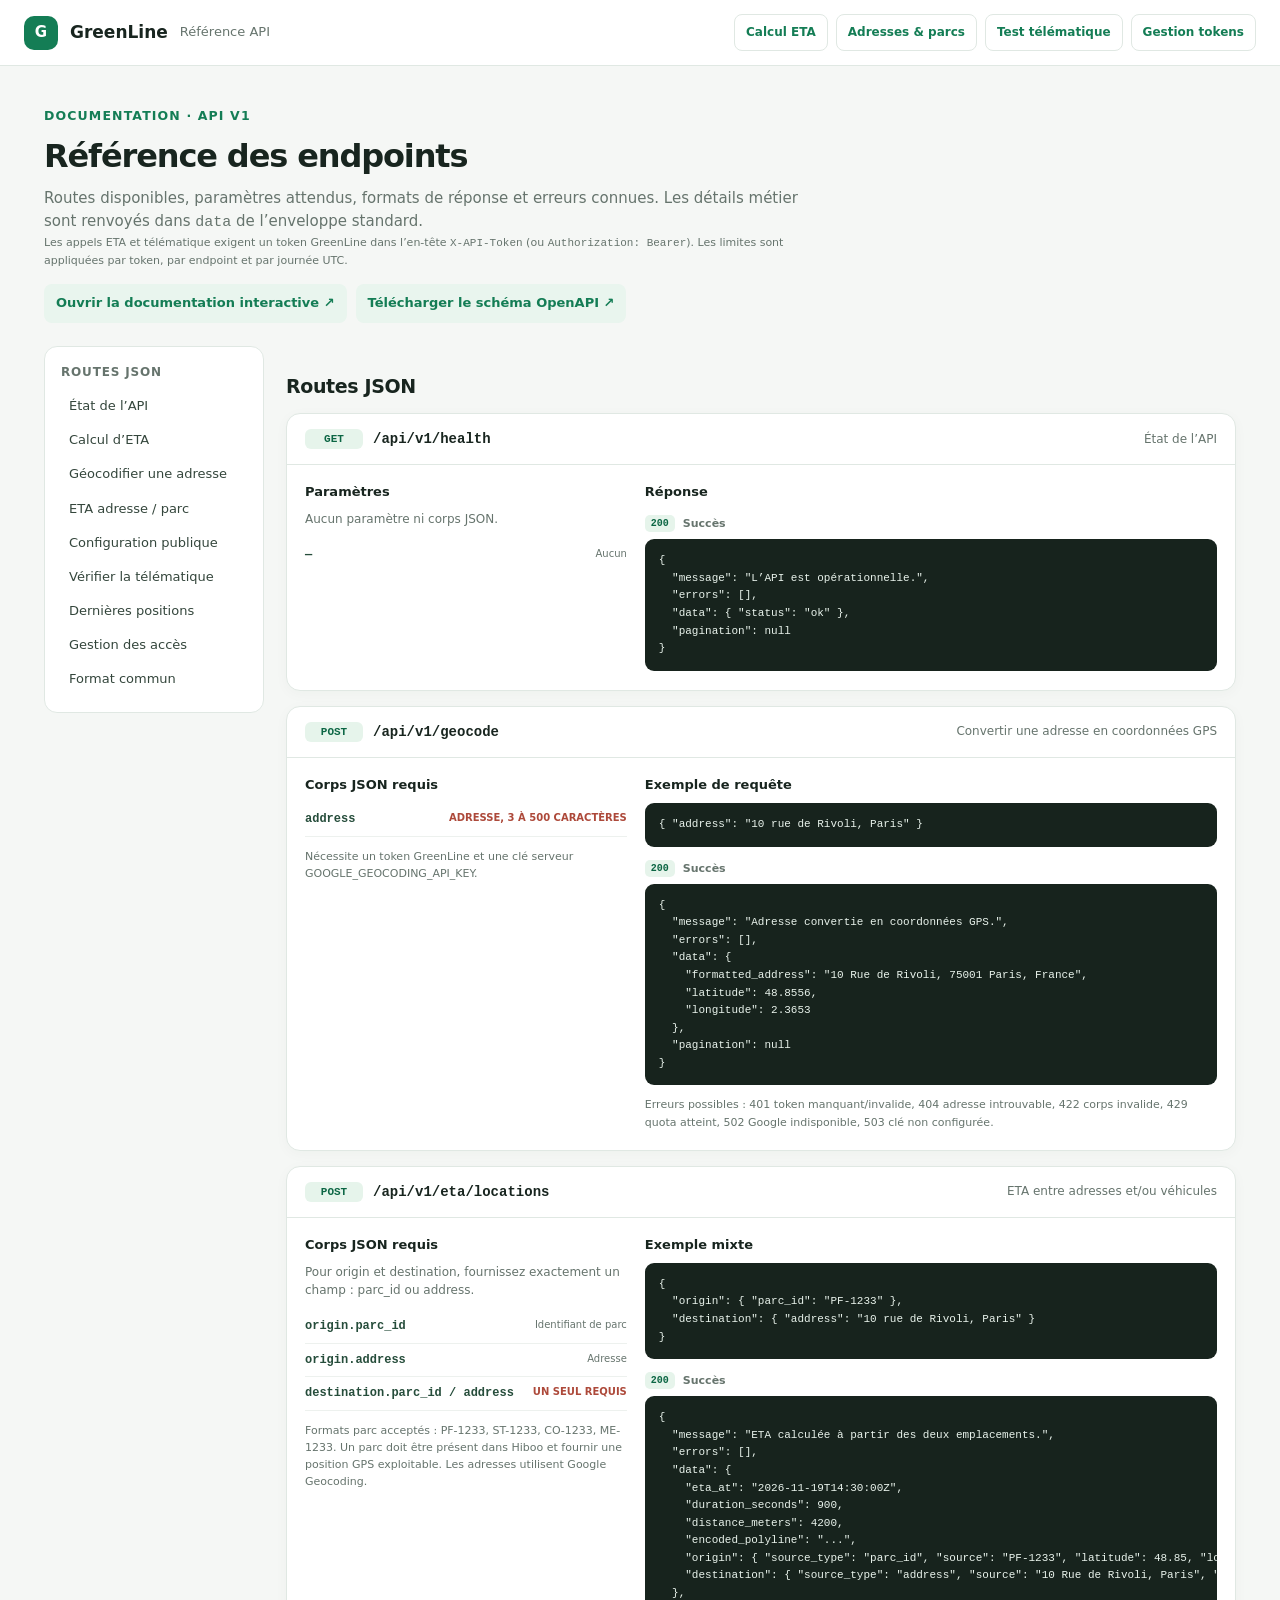
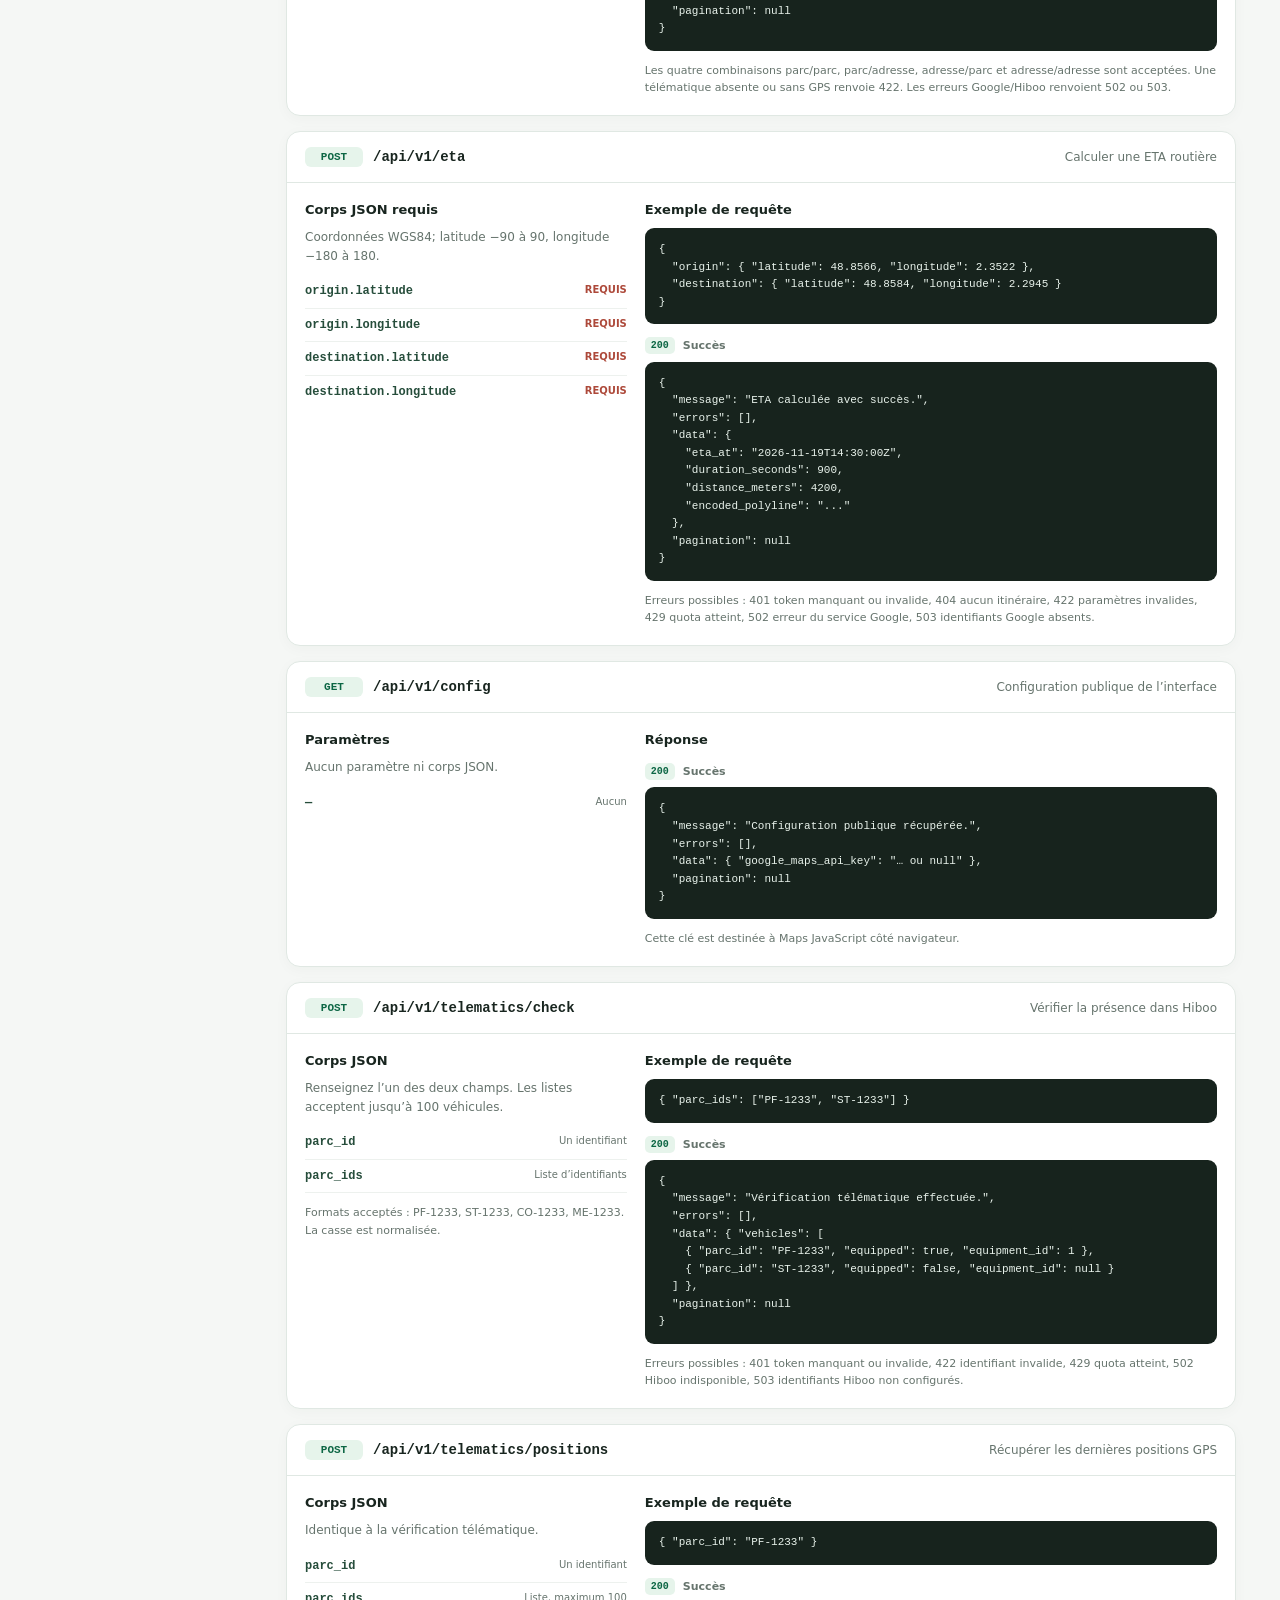
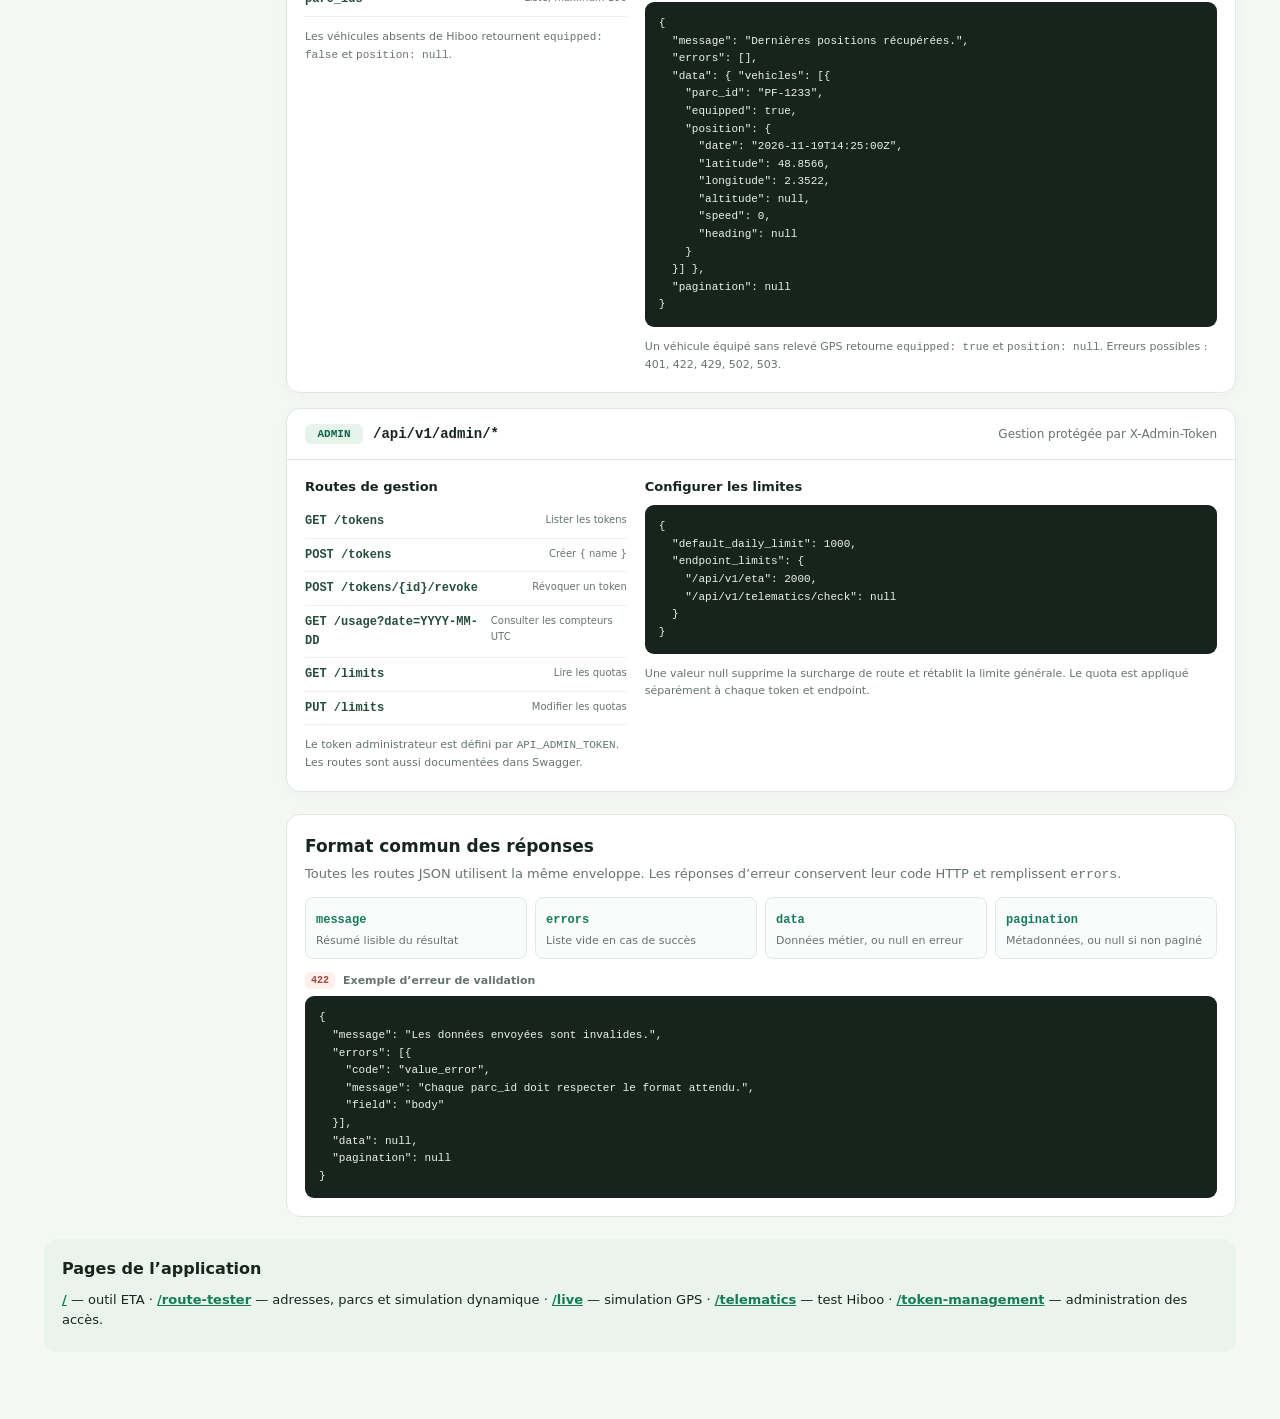
<file: src/greenline_api/static/api_reference.html>
<!doctype html>
<html lang="fr">
<head>
  <meta charset="utf-8">
  <meta name="viewport" content="width=device-width, initial-scale=1">
  <title>GreenLine — Référence API</title>
  <style>
    :root { color-scheme:light; --green:#147d55; --ink:#18251f; --muted:#66746d; --line:#e0e8e3; --soft:#f4f8f5; --code:#17231d; }
    * { box-sizing:border-box; }
    html { scroll-behavior:smooth; }
    body { margin:0; color:var(--ink); background:#f5f7f5; font:15px/1.55 Inter,ui-sans-serif,system-ui,-apple-system,"Segoe UI",sans-serif; }
    header { min-height:66px; display:flex; align-items:center; gap:12px; padding:12px max(24px,calc((100vw - 1240px)/2)); background:#fff; border-bottom:1px solid var(--line); }
    .brand { width:34px; height:34px; display:grid; place-items:center; border-radius:10px; color:#fff; background:var(--green); font-weight:800; }
    header strong { font-size:17px; } header span { color:var(--muted); font-size:13px; }
    .nav { display:flex; gap:8px; flex-wrap:wrap; margin-left:auto; }
    .nav a { padding:8px 11px; border:1px solid var(--line); border-radius:8px; color:var(--green); text-decoration:none; font-size:12px; font-weight:700; }
    main { max-width:1240px; margin:0 auto; padding:38px 24px 64px; }
    .intro { margin-bottom:23px; } .intro small { color:var(--green); font-weight:750; letter-spacing:.09em; text-transform:uppercase; }
    h1 { margin:5px 0; font-size:32px; letter-spacing:-.035em; } .intro p { margin:0; max-width:780px; color:var(--muted); }
    .quick-links { display:flex; gap:9px; flex-wrap:wrap; margin-top:15px; }
    .quick-links a { padding:9px 12px; border-radius:8px; color:var(--green); background:#e9f5ee; text-decoration:none; font-size:13px; font-weight:750; }
    .layout { display:grid; grid-template-columns:220px minmax(0,1fr); gap:22px; align-items:start; }
    aside { position:sticky; top:18px; padding:16px; border:1px solid var(--line); border-radius:13px; background:#fff; }
    aside strong { display:block; margin:0 0 8px; font-size:12px; color:var(--muted); text-transform:uppercase; letter-spacing:.07em; }
    aside a { display:block; padding:7px 8px; border-radius:7px; color:#34463c; text-decoration:none; font-size:13px; }
    aside a:hover { background:var(--soft); color:var(--green); }
    .section-title { margin:26px 0 12px; font-size:19px; letter-spacing:-.02em; }
    .endpoint { overflow:hidden; margin:0 0 15px; border:1px solid var(--line); border-radius:14px; background:#fff; box-shadow:0 3px 14px #18382908; scroll-margin-top:18px; }
    .endpoint-head { display:flex; align-items:center; gap:10px; padding:15px 18px; border-bottom:1px solid var(--line); }
    .method { min-width:58px; padding:4px 7px; border-radius:6px; color:#0c6644; background:#e6f4eb; text-align:center; font:800 11px ui-monospace,SFMono-Regular,Consolas,monospace; }
    .path { font:700 14px ui-monospace,SFMono-Regular,Consolas,monospace; overflow-wrap:anywhere; }
    .endpoint-head p { margin:0 0 0 auto; color:var(--muted); font-size:12px; text-align:right; }
    .endpoint-body { display:grid; grid-template-columns:minmax(190px,.72fr) minmax(0,1.28fr); gap:18px; padding:17px 18px 19px; }
    h3 { margin:0 0 8px; font-size:13px; }
    .param-note { margin:0 0 10px; color:var(--muted); font-size:12px; }
    .param { display:flex; justify-content:space-between; gap:10px; padding:7px 0; border-bottom:1px solid #edf1ee; font-size:12px; }
    .param:last-child { border-bottom:0; }
    .param code { color:#264d3b; font-weight:700; }
    .required { color:#ad493a; font-size:10px; font-weight:750; text-transform:uppercase; }
    .optional { color:var(--muted); font-size:10px; }
    pre { overflow:auto; margin:0; padding:13px 14px; border-radius:9px; color:#e9f3ec; background:var(--code); font:11px/1.6 ui-monospace,SFMono-Regular,Consolas,monospace; tab-size:2; }
    .response-label { display:flex; align-items:center; gap:8px; margin:13px 0 7px; color:var(--muted); font-size:11px; font-weight:700; }
    .http { padding:3px 6px; border-radius:5px; color:#0c6644; background:#e6f4eb; font:800 10px ui-monospace,SFMono-Regular,Consolas,monospace; }
    .http.error { color:#a14536; background:#fff0ed; }
    .note { margin:11px 0 0; color:var(--muted); font-size:11px; }
    .schema { margin-top:22px; padding:18px; border:1px solid var(--line); border-radius:14px; background:#fff; }
    .schema h2 { margin:0 0 5px; font-size:17px; } .schema p { margin:0 0 12px; color:var(--muted); font-size:13px; }
    .schema-grid { display:grid; grid-template-columns:repeat(4,1fr); gap:8px; }
    .schema-grid div { padding:9px 10px; border:1px solid var(--line); border-radius:8px; background:#fafcfb; }
    .schema-grid code { color:var(--green); font-weight:750; font-size:12px; } .schema-grid span { display:block; margin-top:2px; color:var(--muted); font-size:11px; }
    .web-pages { margin-top:22px; padding:18px; border-radius:14px; background:#eaf3ed; }
    .web-pages h2 { margin:0 0 8px; font-size:16px; } .web-pages p { margin:4px 0; font-size:13px; }
    .web-pages a { color:var(--green); font-weight:750; }
    @media(max-width:850px) { main { padding:27px 16px 45px; } .layout { grid-template-columns:1fr; } aside { position:static; display:flex; flex-wrap:wrap; gap:4px; } aside strong { width:100%; } .endpoint-body { grid-template-columns:1fr; } .endpoint-head { flex-wrap:wrap; } .endpoint-head p { width:100%; margin-left:68px; text-align:left; } .schema-grid { grid-template-columns:repeat(2,1fr); } }
    @media(max-width:520px) { header { padding:12px 16px; flex-wrap:wrap; } .nav { width:100%; margin-left:46px; } h1 { font-size:27px; } .schema-grid { grid-template-columns:1fr 1fr; } }
  </style>
</head>
<body>
  <header>
    <div class="brand">G</div><strong>GreenLine</strong><span>Référence API</span>
    <nav class="nav" aria-label="Navigation"><a href="/">Calcul ETA</a><a href="/route-tester">Adresses & parcs</a><a href="/telematics">Test télématique</a><a href="/token-management">Gestion tokens</a></nav>
  </header>
  <main>
    <section class="intro">
      <small>Documentation · API v1</small>
      <h1>Référence des endpoints</h1>
      <p>Routes disponibles, paramètres attendus, formats de réponse et erreurs connues. Les détails métier sont renvoyés dans <code>data</code> de l’enveloppe standard.</p>
      <p class="note">Les appels ETA et télématique exigent un token GreenLine dans l’en-tête <code>X-API-Token</code> (ou <code>Authorization: Bearer</code>). Les limites sont appliquées par token, par endpoint et par journée UTC.</p>
      <div class="quick-links"><a href="/docs">Ouvrir la documentation interactive ↗</a><a href="/openapi.json">Télécharger le schéma OpenAPI ↗</a></div>
    </section>
    <div class="layout">
      <aside aria-label="Sommaire">
        <strong>Routes JSON</strong>
        <a href="#health">État de l’API</a>
        <a href="#eta">Calcul d’ETA</a>
        <a href="#geocode">Géocodifier une adresse</a>
        <a href="#eta-locations">ETA adresse / parc</a>
        <a href="#config">Configuration publique</a>
        <a href="#check">Vérifier la télématique</a>
        <a href="#positions">Dernières positions</a>
        <a href="#admin">Gestion des accès</a>
        <a href="#format">Format commun</a>
      </aside>
      <div>
        <h2 class="section-title">Routes JSON</h2>
        <article class="endpoint" id="health">
          <div class="endpoint-head"><span class="method">GET</span><code class="path">/api/v1/health</code><p>État de l’API</p></div>
          <div class="endpoint-body">
            <section><h3>Paramètres</h3><p class="param-note">Aucun paramètre ni corps JSON.</p><div class="param"><code>—</code><span class="optional">Aucun</span></div></section>
            <section><h3>Réponse</h3><div class="response-label"><span class="http">200</span> Succès</div><pre>{
  "message": "L’API est opérationnelle.",
  "errors": [],
  "data": { "status": "ok" },
  "pagination": null
}</pre></section>
          </div>
        </article>

        <article class="endpoint" id="geocode">
          <div class="endpoint-head"><span class="method">POST</span><code class="path">/api/v1/geocode</code><p>Convertir une adresse en coordonnées GPS</p></div>
          <div class="endpoint-body">
            <section><h3>Corps JSON requis</h3><div class="param"><code>address</code><span class="required">Adresse, 3 à 500 caractères</span></div><p class="note">Nécessite un token GreenLine et une clé serveur GOOGLE_GEOCODING_API_KEY.</p></section>
            <section><h3>Exemple de requête</h3><pre>{ "address": "10 rue de Rivoli, Paris" }</pre><div class="response-label"><span class="http">200</span> Succès</div><pre>{
  "message": "Adresse convertie en coordonnées GPS.",
  "errors": [],
  "data": {
    "formatted_address": "10 Rue de Rivoli, 75001 Paris, France",
    "latitude": 48.8556,
    "longitude": 2.3653
  },
  "pagination": null
}</pre><p class="note">Erreurs possibles : 401 token manquant/invalide, 404 adresse introuvable, 422 corps invalide, 429 quota atteint, 502 Google indisponible, 503 clé non configurée.</p></section>
          </div>
        </article>

        <article class="endpoint" id="eta-locations">
          <div class="endpoint-head"><span class="method">POST</span><code class="path">/api/v1/eta/locations</code><p>ETA entre adresses et/ou véhicules</p></div>
          <div class="endpoint-body">
            <section><h3>Corps JSON requis</h3><p class="param-note">Pour origin et destination, fournissez exactement un champ : parc_id ou address.</p><div class="param"><code>origin.parc_id</code><span class="optional">Identifiant de parc</span></div><div class="param"><code>origin.address</code><span class="optional">Adresse</span></div><div class="param"><code>destination.parc_id / address</code><span class="required">Un seul requis</span></div><p class="note">Formats parc acceptés : PF-1233, ST-1233, CO-1233, ME-1233. Un parc doit être présent dans Hiboo et fournir une position GPS exploitable. Les adresses utilisent Google Geocoding.</p></section>
            <section><h3>Exemple mixte</h3><pre>{
  "origin": { "parc_id": "PF-1233" },
  "destination": { "address": "10 rue de Rivoli, Paris" }
}</pre><div class="response-label"><span class="http">200</span> Succès</div><pre>{
  "message": "ETA calculée à partir des deux emplacements.",
  "errors": [],
  "data": {
    "eta_at": "2026-11-19T14:30:00Z",
    "duration_seconds": 900,
    "distance_meters": 4200,
    "encoded_polyline": "...",
    "origin": { "source_type": "parc_id", "source": "PF-1233", "latitude": 48.85, "longitude": 2.35 },
    "destination": { "source_type": "address", "source": "10 Rue de Rivoli, Paris", "latitude": 48.85, "longitude": 2.36 }
  },
  "pagination": null
}</pre><p class="note">Les quatre combinaisons parc/parc, parc/adresse, adresse/parc et adresse/adresse sont acceptées. Une télématique absente ou sans GPS renvoie 422. Les erreurs Google/Hiboo renvoient 502 ou 503.</p></section>
          </div>
        </article>

        <article class="endpoint" id="eta">
          <div class="endpoint-head"><span class="method">POST</span><code class="path">/api/v1/eta</code><p>Calculer une ETA routière</p></div>
          <div class="endpoint-body">
            <section><h3>Corps JSON requis</h3><p class="param-note">Coordonnées WGS84; latitude −90 à 90, longitude −180 à 180.</p><div class="param"><code>origin.latitude</code><span class="required">Requis</span></div><div class="param"><code>origin.longitude</code><span class="required">Requis</span></div><div class="param"><code>destination.latitude</code><span class="required">Requis</span></div><div class="param"><code>destination.longitude</code><span class="required">Requis</span></div></section>
            <section><h3>Exemple de requête</h3><pre>{
  "origin": { "latitude": 48.8566, "longitude": 2.3522 },
  "destination": { "latitude": 48.8584, "longitude": 2.2945 }
}</pre><div class="response-label"><span class="http">200</span> Succès</div><pre>{
  "message": "ETA calculée avec succès.",
  "errors": [],
  "data": {
    "eta_at": "2026-11-19T14:30:00Z",
    "duration_seconds": 900,
    "distance_meters": 4200,
    "encoded_polyline": "..."
  },
  "pagination": null
}</pre><p class="note">Erreurs possibles : 401 token manquant ou invalide, 404 aucun itinéraire, 422 paramètres invalides, 429 quota atteint, 502 erreur du service Google, 503 identifiants Google absents.</p></section>
          </div>
        </article>

        <article class="endpoint" id="config">
          <div class="endpoint-head"><span class="method">GET</span><code class="path">/api/v1/config</code><p>Configuration publique de l’interface</p></div>
          <div class="endpoint-body">
            <section><h3>Paramètres</h3><p class="param-note">Aucun paramètre ni corps JSON.</p><div class="param"><code>—</code><span class="optional">Aucun</span></div></section>
            <section><h3>Réponse</h3><div class="response-label"><span class="http">200</span> Succès</div><pre>{
  "message": "Configuration publique récupérée.",
  "errors": [],
  "data": { "google_maps_api_key": "… ou null" },
  "pagination": null
}</pre><p class="note">Cette clé est destinée à Maps JavaScript côté navigateur.</p></section>
          </div>
        </article>

        <article class="endpoint" id="check">
          <div class="endpoint-head"><span class="method">POST</span><code class="path">/api/v1/telematics/check</code><p>Vérifier la présence dans Hiboo</p></div>
          <div class="endpoint-body">
            <section><h3>Corps JSON</h3><p class="param-note">Renseignez l’un des deux champs. Les listes acceptent jusqu’à 100 véhicules.</p><div class="param"><code>parc_id</code><span class="optional">Un identifiant</span></div><div class="param"><code>parc_ids</code><span class="optional">Liste d’identifiants</span></div><p class="note">Formats acceptés : PF-1233, ST-1233, CO-1233, ME-1233. La casse est normalisée.</p></section>
            <section><h3>Exemple de requête</h3><pre>{ "parc_ids": ["PF-1233", "ST-1233"] }</pre><div class="response-label"><span class="http">200</span> Succès</div><pre>{
  "message": "Vérification télématique effectuée.",
  "errors": [],
  "data": { "vehicles": [
    { "parc_id": "PF-1233", "equipped": true, "equipment_id": 1 },
    { "parc_id": "ST-1233", "equipped": false, "equipment_id": null }
  ] },
  "pagination": null
}</pre><p class="note">Erreurs possibles : 401 token manquant ou invalide, 422 identifiant invalide, 429 quota atteint, 502 Hiboo indisponible, 503 identifiants Hiboo non configurés.</p></section>
          </div>
        </article>

        <article class="endpoint" id="positions">
          <div class="endpoint-head"><span class="method">POST</span><code class="path">/api/v1/telematics/positions</code><p>Récupérer les dernières positions GPS</p></div>
          <div class="endpoint-body">
            <section><h3>Corps JSON</h3><p class="param-note">Identique à la vérification télématique.</p><div class="param"><code>parc_id</code><span class="optional">Un identifiant</span></div><div class="param"><code>parc_ids</code><span class="optional">Liste, maximum 100</span></div><p class="note">Les véhicules absents de Hiboo retournent <code>equipped: false</code> et <code>position: null</code>.</p></section>
            <section><h3>Exemple de requête</h3><pre>{ "parc_id": "PF-1233" }</pre><div class="response-label"><span class="http">200</span> Succès</div><pre>{
  "message": "Dernières positions récupérées.",
  "errors": [],
  "data": { "vehicles": [{
    "parc_id": "PF-1233",
    "equipped": true,
    "position": {
      "date": "2026-11-19T14:25:00Z",
      "latitude": 48.8566,
      "longitude": 2.3522,
      "altitude": null,
      "speed": 0,
      "heading": null
    }
  }] },
  "pagination": null
}</pre><p class="note">Un véhicule équipé sans relevé GPS retourne <code>equipped: true</code> et <code>position: null</code>. Erreurs possibles : 401, 422, 429, 502, 503.</p></section>
          </div>
        </article>

        <article class="endpoint" id="admin">
          <div class="endpoint-head"><span class="method">ADMIN</span><code class="path">/api/v1/admin/*</code><p>Gestion protégée par X-Admin-Token</p></div>
          <div class="endpoint-body">
            <section><h3>Routes de gestion</h3><div class="param"><code>GET /tokens</code><span class="optional">Lister les tokens</span></div><div class="param"><code>POST /tokens</code><span class="optional">Créer { name }</span></div><div class="param"><code>POST /tokens/{id}/revoke</code><span class="optional">Révoquer un token</span></div><div class="param"><code>GET /usage?date=YYYY-MM-DD</code><span class="optional">Consulter les compteurs UTC</span></div><div class="param"><code>GET /limits</code><span class="optional">Lire les quotas</span></div><div class="param"><code>PUT /limits</code><span class="optional">Modifier les quotas</span></div><p class="note">Le token administrateur est défini par <code>API_ADMIN_TOKEN</code>. Les routes sont aussi documentées dans Swagger.</p></section>
            <section><h3>Configurer les limites</h3><pre>{
  "default_daily_limit": 1000,
  "endpoint_limits": {
    "/api/v1/eta": 2000,
    "/api/v1/telematics/check": null
  }
}</pre><p class="note">Une valeur null supprime la surcharge de route et rétablit la limite générale. Le quota est appliqué séparément à chaque token et endpoint.</p></section>
          </div>
        </article>

        <section class="schema" id="format">
          <h2>Format commun des réponses</h2>
          <p>Toutes les routes JSON utilisent la même enveloppe. Les réponses d’erreur conservent leur code HTTP et remplissent <code>errors</code>.</p>
          <div class="schema-grid">
            <div><code>message</code><span>Résumé lisible du résultat</span></div>
            <div><code>errors</code><span>Liste vide en cas de succès</span></div>
            <div><code>data</code><span>Données métier, ou null en erreur</span></div>
            <div><code>pagination</code><span>Métadonnées, ou null si non paginé</span></div>
          </div>
          <div class="response-label"><span class="http error">422</span> Exemple d’erreur de validation</div>
          <pre>{
  "message": "Les données envoyées sont invalides.",
  "errors": [{
    "code": "value_error",
    "message": "Chaque parc_id doit respecter le format attendu.",
    "field": "body"
  }],
  "data": null,
  "pagination": null
}</pre>
        </section>
      </div>
    </div>
    <section class="web-pages">
      <h2>Pages de l’application</h2>
      <p><a href="/">/</a> — outil ETA · <a href="/route-tester">/route-tester</a> — adresses, parcs et simulation dynamique · <a href="/live">/live</a> — simulation GPS · <a href="/telematics">/telematics</a> — test Hiboo · <a href="/token-management">/token-management</a> — administration des accès.</p>
    </section>
  </main>
</body>
</html>
</file>
